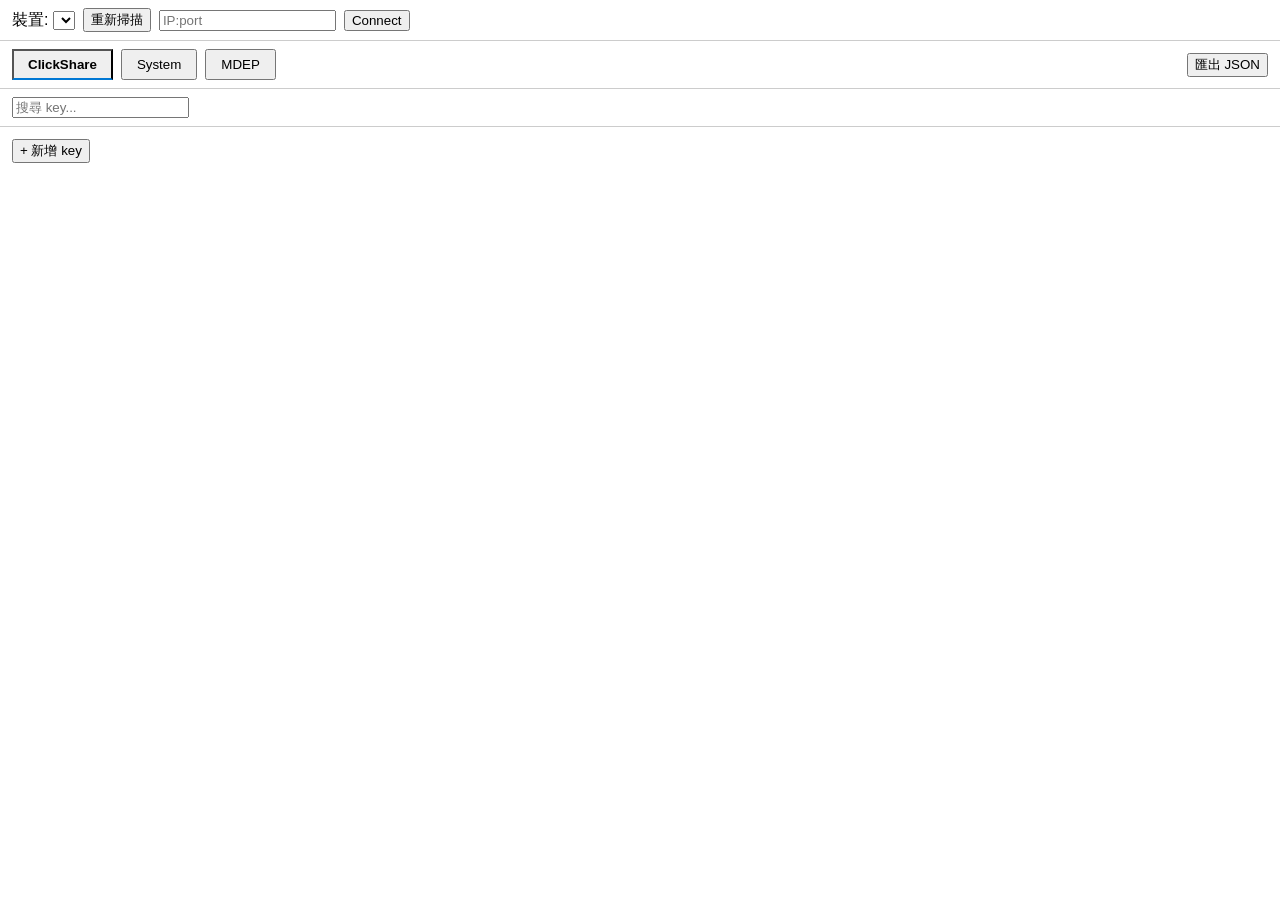
<file: src/wave4-dev-tool/ui/index.html>
<!DOCTYPE html>
<html lang="zh-Hant">
<head>
  <meta charset="UTF-8" />
  <title>Wave4 Dev Tool</title>
  <link rel="stylesheet" href="style.css" />
</head>
<body>
  <div id="toolbar">
    <label>裝置:
      <select id="device-select"></select>
    </label>
    <button id="rescan-btn">重新掃描</button>
    <input id="connect-ip-input" placeholder="IP:port" />
    <button id="connect-ip-btn">Connect</button>
  </div>

  <div id="tabs">
    <button class="tab-btn active" data-domain="clickshare">ClickShare</button>
    <button class="tab-btn" data-domain="system">System</button>
    <button class="tab-btn" data-domain="mdep">MDEP</button>
    <button id="export-btn">匯出 JSON</button>
  </div>

  <div id="search-bar">
    <input id="search-input" placeholder="搜尋 key..." />
  </div>

  <div id="content-area">
    <div id="clickshare-panel" class="panel active">
      <div id="clickshare-tree"></div>
      <button id="add-key-btn">+ 新增 key</button>
    </div>
    <div id="system-panel" class="panel">
      <table id="system-table"><tbody></tbody></table>
    </div>
    <div id="mdep-panel" class="panel">
      <div id="mdep-query">
        <input id="mdep-key-input" placeholder="輸入 MDEP key..." />
        <button id="mdep-query-btn">查詢</button>
      </div>
      <table id="mdep-table"><tbody></tbody></table>
    </div>
  </div>

  <div id="status-banner" class="hidden"></div>

  <script src="app.js"></script>
</body>
</html>
</file>
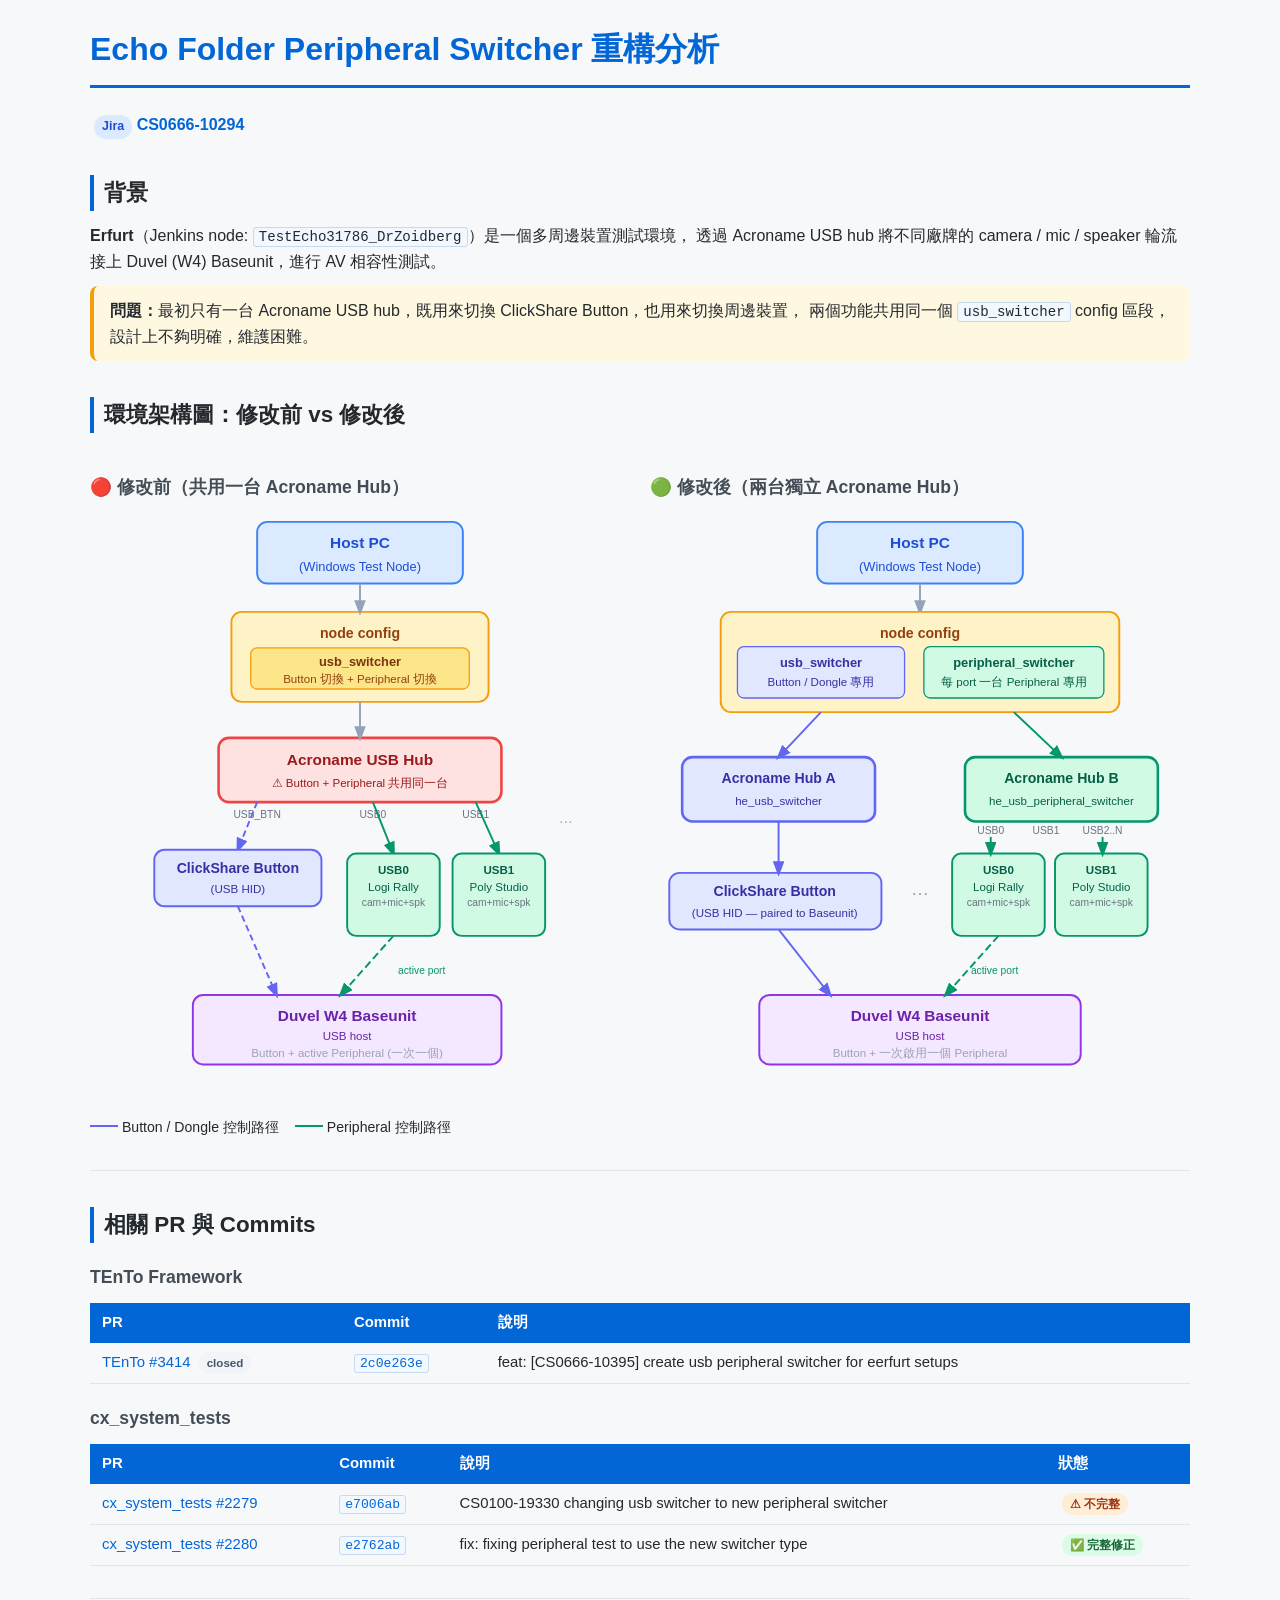
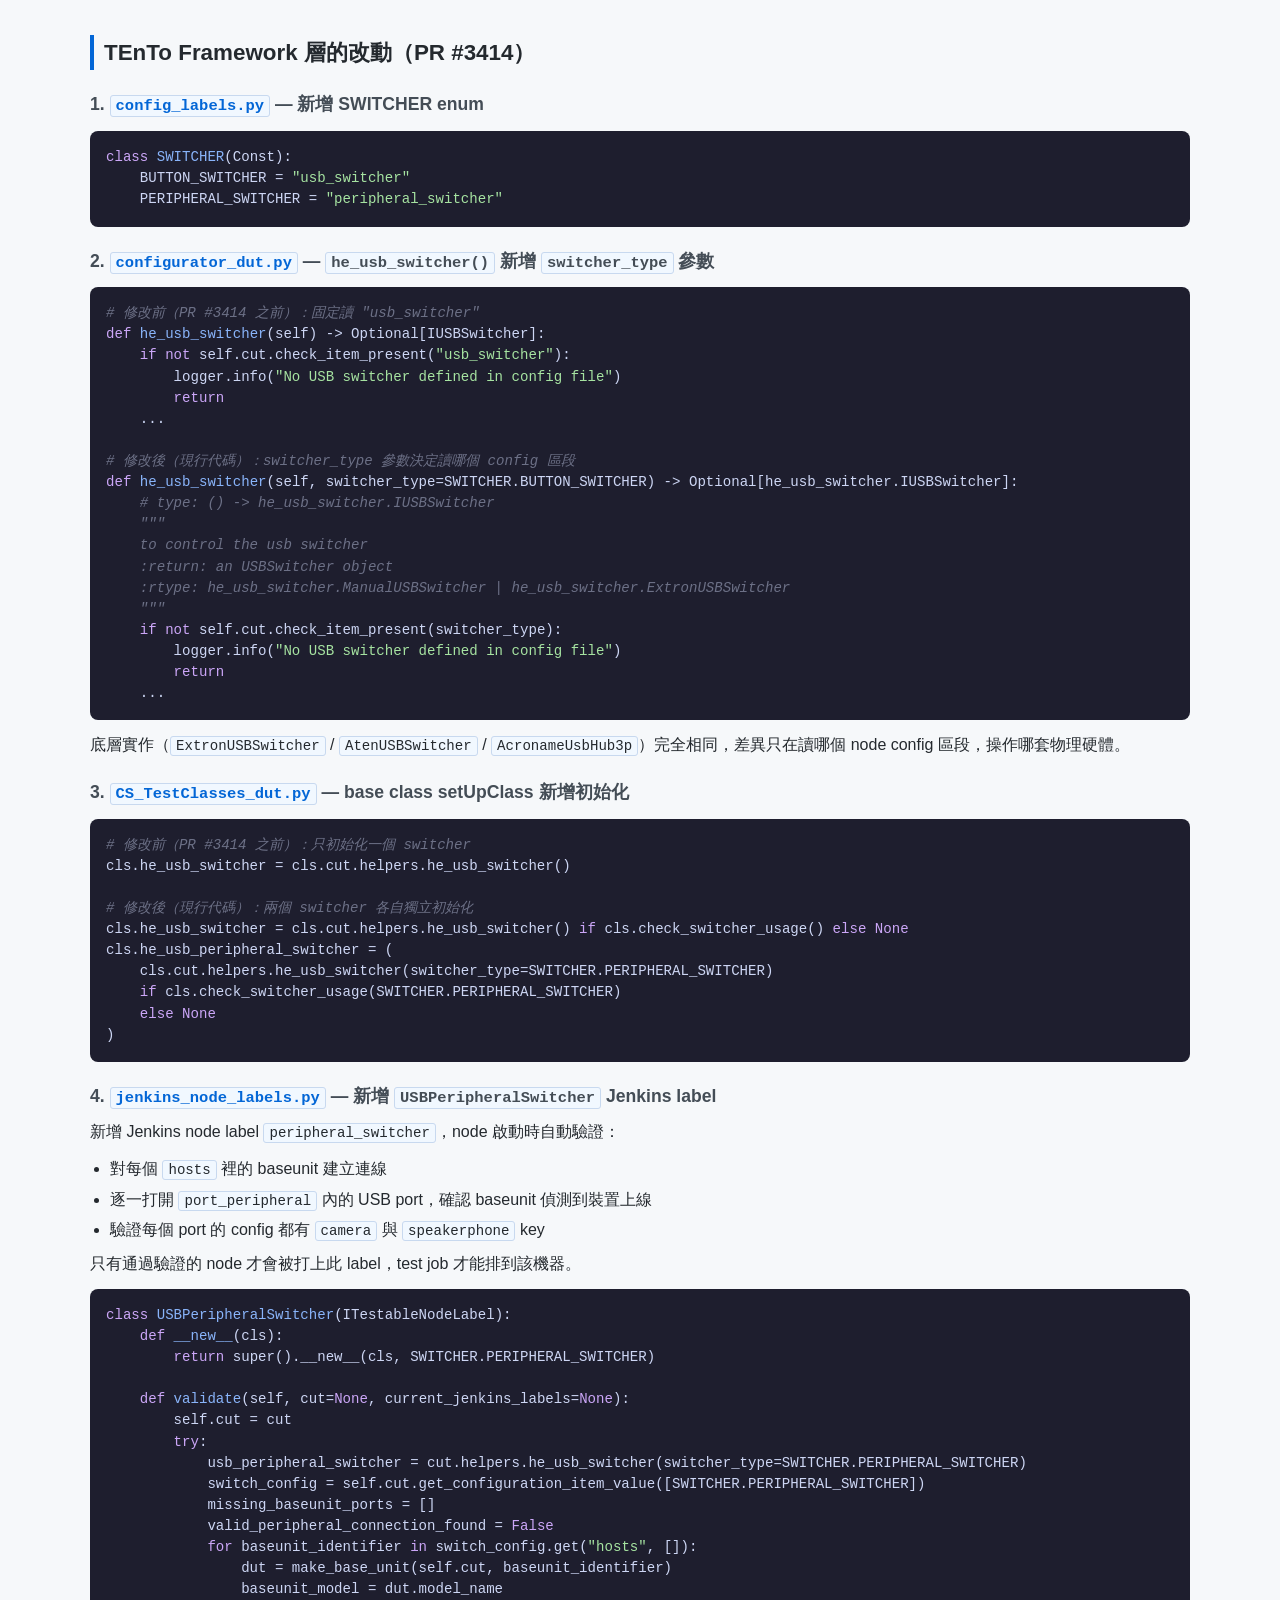
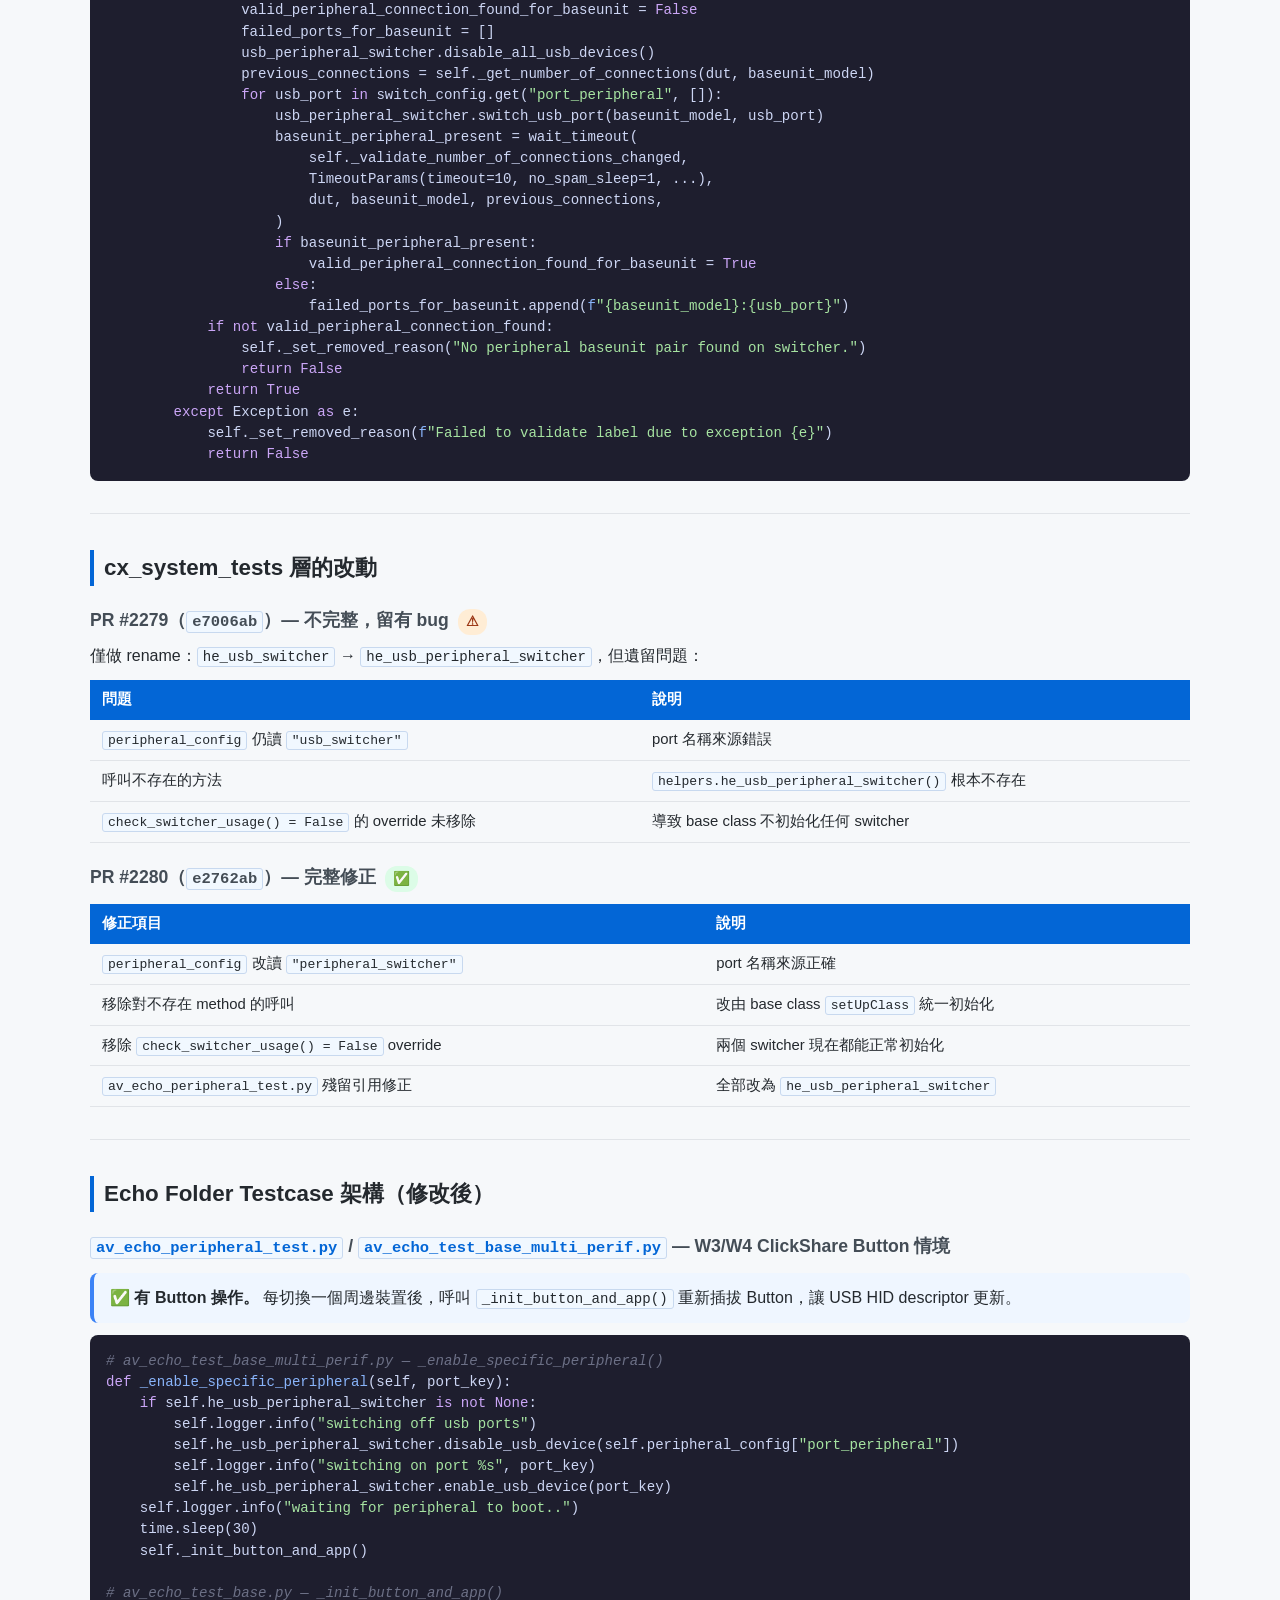
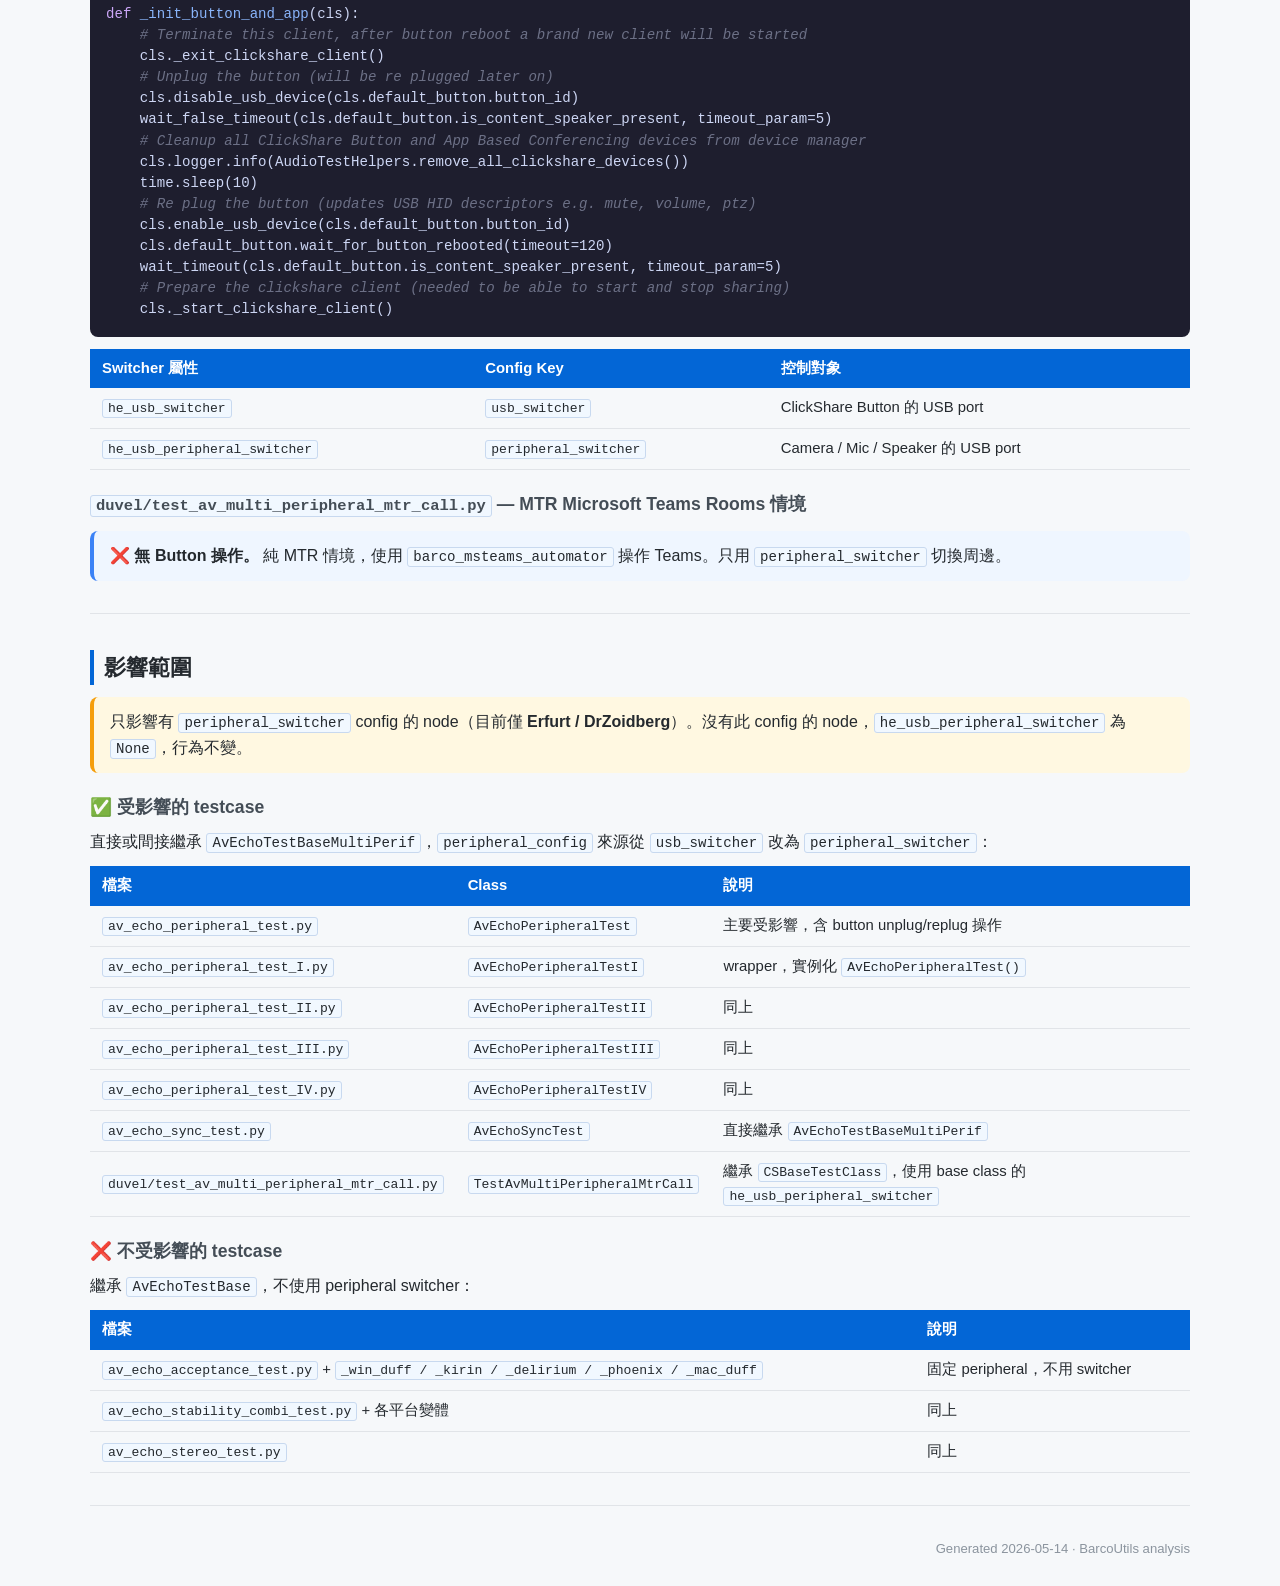
<file: doc/Echo_Erfurt.html>
<!DOCTYPE html>
<html lang="zh-Hant">
<head>
<meta charset="UTF-8">
<meta name="viewport" content="width=device-width, initial-scale=1.0">
<title>Echo Folder Peripheral Switcher 重構分析</title>
<style>
  * { box-sizing: border-box; margin: 0; padding: 0; }
  body { font-family: -apple-system, BlinkMacSystemFont, "Segoe UI", Roboto, sans-serif; background: #f6f8fa; color: #24292e; line-height: 1.6; padding: 24px; }
  .container { max-width: 1100px; margin: 0 auto; }
  h1 { font-size: 2rem; font-weight: 700; border-bottom: 3px solid #0366d6; padding-bottom: 10px; margin-bottom: 24px; color: #0366d6; }
  h2 { font-size: 1.4rem; font-weight: 600; margin: 36px 0 12px; color: #24292e; border-left: 4px solid #0366d6; padding-left: 10px; }
  h3 { font-size: 1.1rem; font-weight: 600; margin: 20px 0 8px; color: #444d56; }
  p { margin-bottom: 10px; }
  a { color: #0366d6; text-decoration: none; }
  a:hover { text-decoration: underline; }
  code { font-family: "SFMono-Regular", Consolas, monospace; background: #f1f8ff; border: 1px solid #c8d9ef; border-radius: 3px; padding: 1px 5px; font-size: 0.88em; }
  pre { background: #1e1e2e; color: #cdd6f4; border-radius: 8px; padding: 16px; overflow-x: auto; margin: 12px 0; font-size: 0.88em; line-height: 1.5; }
  pre code { background: none; border: none; color: inherit; padding: 0; font-size: inherit; }
  .kw { color: #cba6f7; } .cm { color: #6c7086; font-style: italic; } .st { color: #a6e3a1; } .fn { color: #89b4fa; }

  /* Tables */
  table { width: 100%; border-collapse: collapse; margin: 12px 0; font-size: 0.93em; }
  th { background: #0366d6; color: #fff; padding: 8px 12px; text-align: left; }
  td { padding: 8px 12px; border-bottom: 1px solid #e1e4e8; }
  tr:nth-child(even) td { background: #f6f8fa; }
  tr:hover td { background: #f0f4f8; }

  /* Badges */
  .badge { display: inline-block; padding: 2px 8px; border-radius: 12px; font-size: 0.78em; font-weight: 600; margin-left: 4px; }
  .badge-blue { background: #dbeafe; color: #1d4ed8; }
  .badge-green { background: #dcfce7; color: #166534; }
  .badge-red { background: #fee2e2; color: #991b1b; }
  .badge-orange { background: #ffedd5; color: #9a3412; }
  .badge-gray { background: #f1f5f9; color: #475569; }

  /* Alert boxes */
  .alert { border-radius: 8px; padding: 12px 16px; margin: 12px 0; border-left: 4px solid; }
  .alert-warn { background: #fff8e1; border-color: #f59e0b; }
  .alert-info { background: #eff6ff; border-color: #3b82f6; }
  .alert-success { background: #f0fdf4; border-color: #22c55e; }
  .alert-error { background: #fef2f2; border-color: #ef4444; }

  hr { border: none; border-top: 1px solid #e1e4e8; margin: 32px 0; }

  /* Diagram wrapper */
  .diagram-row { display: flex; gap: 20px; margin: 20px 0; flex-wrap: wrap; }
  .diagram-box { flex: 1; min-width: 300px; }

  /* SVG diagrams */
  svg text { font-family: -apple-system, BlinkMacSystemFont, "Segoe UI", Roboto, sans-serif; }
</style>
</head>
<body>
<div class="container">

<h1>Echo Folder Peripheral Switcher 重構分析</h1>
<p style="margin-bottom:20px;">
  <span class="badge badge-blue">Jira</span>
  <a href="https://barco-nv.atlassian.net/browse/CS0666-10294" target="_blank"><strong>CS0666-10294</strong></a>
</p>

<!-- ═══════════════════════════════════════════════════════ BACKGROUND -->
<h2>背景</h2>
<p>
  <strong>Erfurt</strong>（Jenkins node: <code>TestEcho31786_DrZoidberg</code>）是一個多周邊裝置測試環境，
  透過 Acroname USB hub 將不同廠牌的 camera / mic / speaker 輪流接上 Duvel (W4) Baseunit，進行 AV 相容性測試。
</p>
<div class="alert alert-warn">
  <strong>問題：</strong>最初只有一台 Acroname USB hub，既用來切換 ClickShare Button，也用來切換周邊裝置，
  兩個功能共用同一個 <code>usb_switcher</code> config 區段，設計上不夠明確，維護困難。
</div>

<!-- ═══════════════════════════════════════════════════════ DIAGRAMS -->
<h2>環境架構圖：修改前 vs 修改後</h2>
<div class="diagram-row">

  <!-- OLD -->
  <div class="diagram-box">
    <h3>🔴 修改前（共用一台 Acroname Hub）</h3>
    <svg width="100%" viewBox="0 0 420 450" xmlns="http://www.w3.org/2000/svg">
      <defs>
        <marker id="arr" markerWidth="8" markerHeight="8" refX="6" refY="3" orient="auto"><path d="M0,0 L0,6 L8,3 z" fill="#94a3b8"/></marker>
        <marker id="arr2" markerWidth="8" markerHeight="8" refX="6" refY="3" orient="auto"><path d="M0,0 L0,6 L8,3 z" fill="#6366f1"/></marker>
        <marker id="arr3" markerWidth="8" markerHeight="8" refX="6" refY="3" orient="auto"><path d="M0,0 L0,6 L8,3 z" fill="#059669"/></marker>
      </defs>

      <!-- Host PC -->
      <rect x="130" y="10" width="160" height="48" rx="8" fill="#dbeafe" stroke="#3b82f6" stroke-width="1.5"/>
      <text x="210" y="30" text-anchor="middle" font-size="12" font-weight="600" fill="#1d4ed8">Host PC</text>
      <text x="210" y="48" text-anchor="middle" font-size="10" fill="#1d4ed8">(Windows Test Node)</text>

      <!-- Node Config -->
      <rect x="110" y="80" width="200" height="70" rx="8" fill="#fef3c7" stroke="#f59e0b" stroke-width="1.5"/>
      <text x="210" y="100" text-anchor="middle" font-size="11" font-weight="600" fill="#92400e">node config</text>
      <rect x="125" y="108" width="170" height="32" rx="5" fill="#fde68a" stroke="#f59e0b" stroke-width="1"/>
      <text x="210" y="122" text-anchor="middle" font-size="10" font-weight="700" fill="#78350f">usb_switcher</text>
      <text x="210" y="135" text-anchor="middle" font-size="9" fill="#92400e">Button 切換 + Peripheral 切換</text>
      <line x1="210" y1="58" x2="210" y2="80" stroke="#94a3b8" stroke-width="1.5" marker-end="url(#arr)"/>

      <!-- Acroname Hub (shared) -->
      <rect x="100" y="178" width="220" height="50" rx="8" fill="#fee2e2" stroke="#ef4444" stroke-width="2"/>
      <text x="210" y="199" text-anchor="middle" font-size="12" font-weight="700" fill="#991b1b">Acroname USB Hub</text>
      <text x="210" y="216" text-anchor="middle" font-size="9" fill="#991b1b">⚠ Button + Peripheral 共用同一台</text>
      <line x1="210" y1="150" x2="210" y2="178" stroke="#94a3b8" stroke-width="1.5" marker-end="url(#arr)"/>

      <!-- Port labels on hub -->
      <text x="130" y="240" text-anchor="middle" font-size="8" fill="#6b7280">USB_BTN</text>
      <text x="220" y="240" text-anchor="middle" font-size="8" fill="#6b7280">USB0</text>
      <text x="300" y="240" text-anchor="middle" font-size="8" fill="#6b7280">USB1</text>
      <text x="370" y="244" text-anchor="middle" font-size="11" fill="#9ca3af">…</text>

      <!-- Hub -> Button -->
      <line x1="130" y1="228" x2="115" y2="265" stroke="#6366f1" stroke-width="1.5" stroke-dasharray="5,3" marker-end="url(#arr2)"/>
      <!-- Hub -> USB0 -->
      <line x1="220" y1="228" x2="236" y2="268" stroke="#059669" stroke-width="1.5" marker-end="url(#arr3)"/>
      <!-- Hub -> USB1 -->
      <line x1="300" y1="228" x2="318" y2="268" stroke="#059669" stroke-width="1.5" marker-end="url(#arr3)"/>

      <!-- ClickShare Button -->
      <rect x="50" y="265" width="130" height="44" rx="8" fill="#e0e7ff" stroke="#6366f1" stroke-width="1.5"/>
      <text x="115" y="283" text-anchor="middle" font-size="11" font-weight="600" fill="#3730a3">ClickShare Button</text>
      <text x="115" y="299" text-anchor="middle" font-size="9" fill="#3730a3">(USB HID)</text>

      <!-- Peripheral USB0 — Logi Rally -->
      <rect x="200" y="268" width="72" height="64" rx="7" fill="#d1fae5" stroke="#059669" stroke-width="1.5"/>
      <text x="236" y="284" text-anchor="middle" font-size="9" font-weight="700" fill="#065f46">USB0</text>
      <text x="236" y="297" text-anchor="middle" font-size="9" fill="#065f46">Logi Rally</text>
      <text x="236" y="309" text-anchor="middle" font-size="8" fill="#6b7280">cam+mic+spk</text>

      <!-- Peripheral USB1 — Poly Studio -->
      <rect x="282" y="268" width="72" height="64" rx="7" fill="#d1fae5" stroke="#059669" stroke-width="1.5"/>
      <text x="318" y="284" text-anchor="middle" font-size="9" font-weight="700" fill="#065f46">USB1</text>
      <text x="318" y="297" text-anchor="middle" font-size="9" fill="#065f46">Poly Studio</text>
      <text x="318" y="309" text-anchor="middle" font-size="8" fill="#6b7280">cam+mic+spk</text>

      <!-- Duvel Baseunit -->
      <rect x="80" y="378" width="240" height="54" rx="8" fill="#f3e8ff" stroke="#9333ea" stroke-width="1.5"/>
      <text x="200" y="398" text-anchor="middle" font-size="12" font-weight="600" fill="#6b21a8">Duvel W4 Baseunit</text>
      <text x="200" y="413" text-anchor="middle" font-size="9" fill="#6b21a8">USB host</text>
      <text x="200" y="426" text-anchor="middle" font-size="9" fill="#9ca3af">Button + active Peripheral (一次一個)</text>

      <!-- Button -> Duvel -->
      <line x1="115" y1="309" x2="145" y2="378" stroke="#6366f1" stroke-width="1.5" stroke-dasharray="5,3" marker-end="url(#arr2)"/>
      <!-- Active Peripheral -> Duvel (only one at a time) -->
      <line x1="236" y1="332" x2="195" y2="378" stroke="#059669" stroke-width="1.5" stroke-dasharray="6,3" marker-end="url(#arr3)"/>
      <text x="258" y="362" text-anchor="middle" font-size="8" fill="#059669">active port</text>
    </svg>
  </div>

  <!-- NEW -->
  <div class="diagram-box">
    <h3>🟢 修改後（兩台獨立 Acroname Hub）</h3>
    <svg width="100%" viewBox="0 0 420 450" xmlns="http://www.w3.org/2000/svg">
      <defs>
        <marker id="arrN" markerWidth="8" markerHeight="8" refX="6" refY="3" orient="auto"><path d="M0,0 L0,6 L8,3 z" fill="#94a3b8"/></marker>
        <marker id="arrB" markerWidth="8" markerHeight="8" refX="6" refY="3" orient="auto"><path d="M0,0 L0,6 L8,3 z" fill="#6366f1"/></marker>
        <marker id="arrP" markerWidth="8" markerHeight="8" refX="6" refY="3" orient="auto"><path d="M0,0 L0,6 L8,3 z" fill="#059669"/></marker>
      </defs>

      <!-- Host PC -->
      <rect x="130" y="10" width="160" height="48" rx="8" fill="#dbeafe" stroke="#3b82f6" stroke-width="1.5"/>
      <text x="210" y="30" text-anchor="middle" font-size="12" font-weight="600" fill="#1d4ed8">Host PC</text>
      <text x="210" y="48" text-anchor="middle" font-size="10" fill="#1d4ed8">(Windows Test Node)</text>
      <line x1="210" y1="58" x2="210" y2="80" stroke="#94a3b8" stroke-width="1.5" marker-end="url(#arrN)"/>

      <!-- Node Config box -->
      <rect x="55" y="80" width="310" height="78" rx="8" fill="#fef3c7" stroke="#f59e0b" stroke-width="1.5"/>
      <text x="210" y="100" text-anchor="middle" font-size="11" font-weight="600" fill="#92400e">node config</text>
      <rect x="68" y="107" width="130" height="40" rx="5" fill="#e0e7ff" stroke="#6366f1" stroke-width="1"/>
      <text x="133" y="123" text-anchor="middle" font-size="10" font-weight="700" fill="#3730a3">usb_switcher</text>
      <text x="133" y="138" text-anchor="middle" font-size="9" fill="#3730a3">Button / Dongle 專用</text>
      <rect x="213" y="107" width="140" height="40" rx="5" fill="#d1fae5" stroke="#059669" stroke-width="1"/>
      <text x="283" y="123" text-anchor="middle" font-size="10" font-weight="700" fill="#065f46">peripheral_switcher</text>
      <text x="283" y="138" text-anchor="middle" font-size="9" fill="#065f46">每 port 一台 Peripheral 專用</text>

      <!-- Button Hub -->
      <rect x="25" y="193" width="150" height="50" rx="8" fill="#e0e7ff" stroke="#6366f1" stroke-width="2"/>
      <text x="100" y="213" text-anchor="middle" font-size="11" font-weight="700" fill="#3730a3">Acroname Hub A</text>
      <text x="100" y="230" text-anchor="middle" font-size="9" fill="#3730a3">he_usb_switcher</text>
      <line x1="133" y1="158" x2="100" y2="193" stroke="#6366f1" stroke-width="1.5" marker-end="url(#arrB)"/>

      <!-- Peripheral Hub -->
      <rect x="245" y="193" width="150" height="50" rx="8" fill="#d1fae5" stroke="#059669" stroke-width="2"/>
      <text x="320" y="213" text-anchor="middle" font-size="11" font-weight="700" fill="#065f46">Acroname Hub B</text>
      <text x="320" y="230" text-anchor="middle" font-size="9" fill="#065f46">he_usb_peripheral_switcher</text>
      <line x1="283" y1="158" x2="320" y2="193" stroke="#059669" stroke-width="1.5" marker-end="url(#arrP)"/>

      <!-- Port label on hub B -->
      <text x="265" y="253" text-anchor="middle" font-size="8" fill="#6b7280">USB0</text>
      <text x="308" y="253" text-anchor="middle" font-size="8" fill="#6b7280">USB1</text>
      <text x="352" y="253" text-anchor="middle" font-size="8" fill="#6b7280">USB2..N</text>

      <!-- ClickShare Button -->
      <rect x="15" y="283" width="165" height="44" rx="8" fill="#e0e7ff" stroke="#6366f1" stroke-width="1.5"/>
      <text x="97" y="301" text-anchor="middle" font-size="11" font-weight="600" fill="#3730a3">ClickShare Button</text>
      <text x="97" y="317" text-anchor="middle" font-size="9" fill="#3730a3">(USB HID — paired to Baseunit)</text>
      <line x1="100" y1="243" x2="100" y2="283" stroke="#6366f1" stroke-width="1.5" marker-end="url(#arrB)"/>

      <!-- Peripheral USB0 — Logi Rally -->
      <rect x="235" y="268" width="72" height="64" rx="7" fill="#d1fae5" stroke="#059669" stroke-width="1.5"/>
      <text x="271" y="284" text-anchor="middle" font-size="9" font-weight="700" fill="#065f46">USB0</text>
      <text x="271" y="297" text-anchor="middle" font-size="9" fill="#065f46">Logi Rally</text>
      <text x="271" y="309" text-anchor="middle" font-size="8" fill="#6b7280">cam+mic+spk</text>
      <line x1="265" y1="255" x2="265" y2="268" stroke="#059669" stroke-width="1.5" marker-end="url(#arrP)"/>

      <!-- Peripheral USB1 — Poly Studio -->
      <rect x="315" y="268" width="72" height="64" rx="7" fill="#d1fae5" stroke="#059669" stroke-width="1.5"/>
      <text x="351" y="284" text-anchor="middle" font-size="9" font-weight="700" fill="#065f46">USB1</text>
      <text x="351" y="297" text-anchor="middle" font-size="9" fill="#065f46">Poly Studio</text>
      <text x="351" y="309" text-anchor="middle" font-size="8" fill="#6b7280">cam+mic+spk</text>
      <!-- dots for more ports -->
      <text x="210" y="300" text-anchor="middle" font-size="14" fill="#9ca3af">…</text>
      <line x1="352" y1="255" x2="352" y2="268" stroke="#059669" stroke-width="1.5" marker-end="url(#arrP)"/>

      <!-- Duvel Baseunit -->
      <rect x="85" y="378" width="250" height="54" rx="8" fill="#f3e8ff" stroke="#9333ea" stroke-width="1.5"/>
      <text x="210" y="398" text-anchor="middle" font-size="12" font-weight="600" fill="#6b21a8">Duvel W4 Baseunit</text>
      <text x="210" y="413" text-anchor="middle" font-size="9" fill="#6b21a8">USB host</text>
      <text x="210" y="426" text-anchor="middle" font-size="9" fill="#9ca3af">Button + 一次啟用一個 Peripheral</text>

      <!-- Button -> Duvel -->
      <line x1="100" y1="327" x2="140" y2="378" stroke="#6366f1" stroke-width="1.5" marker-end="url(#arrB)"/>
      <!-- Active Peripheral -> Duvel (only one at a time) -->
      <line x1="271" y1="332" x2="230" y2="378" stroke="#059669" stroke-width="1.5" stroke-dasharray="6,3" marker-end="url(#arrP)"/>
      <text x="268" y="362" text-anchor="middle" font-size="8" fill="#059669">active port</text>
    </svg>
  </div>
</div>

<!-- Legend -->
<div style="display:flex; gap:16px; flex-wrap:wrap; font-size:0.88em; margin-bottom:8px;">
  <span><svg width="28" height="12"><line x1="0" y1="6" x2="28" y2="6" stroke="#6366f1" stroke-width="2"/></svg> Button / Dongle 控制路徑</span>
  <span><svg width="28" height="12"><line x1="0" y1="6" x2="28" y2="6" stroke="#059669" stroke-width="2"/></svg> Peripheral 控制路徑</span>
</div>

<hr>

<!-- ═══════════════════════════════════════════════════════ PRS -->
<h2>相關 PR 與 Commits</h2>

<h3>TEnTo Framework</h3>
<table>
  <tr><th>PR</th><th>Commit</th><th>說明</th></tr>
  <tr>
    <td><a href="https://github.com/barcoclickshare/TEnTo/pull/3414">TEnTo #3414</a> <span class="badge badge-gray">closed</span></td>
    <td><a href="https://github.com/barcoclickshare/TEnTo/commit/2c0e263e"><code>2c0e263e</code></a></td>
    <td>feat: [CS0666-10395] create usb peripheral switcher for eerfurt setups</td>
  </tr>
</table>

<h3>cx_system_tests</h3>
<table>
  <tr><th>PR</th><th>Commit</th><th>說明</th><th>狀態</th></tr>
  <tr>
    <td><a href="https://github.com/barcoclickshare/cx_system_tests/pull/2279">cx_system_tests #2279</a></td>
    <td><a href="https://github.com/barcoclickshare/cx_system_tests/commit/e7006ab012d8211ef48d247fb9a8ee2214b03953"><code>e7006ab</code></a></td>
    <td>CS0100-19330 changing usb switcher to new peripheral switcher</td>
    <td><span class="badge badge-orange">⚠ 不完整</span></td>
  </tr>
  <tr>
    <td><a href="https://github.com/barcoclickshare/cx_system_tests/pull/2280">cx_system_tests #2280</a></td>
    <td><a href="https://github.com/barcoclickshare/cx_system_tests/commit/e2762ab95d922cf874050b2f19875c3dfbf053f4"><code>e2762ab</code></a></td>
    <td>fix: fixing peripheral test to use the new switcher type</td>
    <td><span class="badge badge-green">✅ 完整修正</span></td>
  </tr>
</table>

<hr>

<!-- ═══════════════════════════════════════════════════════ TENTO -->
<h2>TEnTo Framework 層的改動（PR #3414）</h2>

<h3>1. <a href="https://github.com/barcoclickshare/TEnTo/blob/master/TEnTo/configurator/config_labels.py" target="_blank"><code>config_labels.py</code></a> — 新增 SWITCHER enum</h3>
<pre><code><span class="kw">class</span> <span class="fn">SWITCHER</span>(Const):
    BUTTON_SWITCHER = <span class="st">"usb_switcher"</span>
    PERIPHERAL_SWITCHER = <span class="st">"peripheral_switcher"</span></code></pre>

<h3>2. <a href="https://github.com/barcoclickshare/TEnTo/blob/master/TEnTo/configurator/configurator_dut.py" target="_blank"><code>configurator_dut.py</code></a> — <code>he_usb_switcher()</code> 新增 <code>switcher_type</code> 參數</h3>
<pre><code><span class="cm"># 修改前（PR #3414 之前）：固定讀 "usb_switcher"</span>
<span class="kw">def</span> <span class="fn">he_usb_switcher</span>(self) -&gt; Optional[IUSBSwitcher]:
    <span class="kw">if not</span> self.cut.check_item_present(<span class="st">"usb_switcher"</span>):
        logger.info(<span class="st">"No USB switcher defined in config file"</span>)
        <span class="kw">return</span>
    ...

<span class="cm"># 修改後（現行代碼）：switcher_type 參數決定讀哪個 config 區段</span>
<span class="kw">def</span> <span class="fn">he_usb_switcher</span>(self, switcher_type=SWITCHER.BUTTON_SWITCHER) -&gt; Optional[he_usb_switcher.IUSBSwitcher]:
    <span class="cm"># type: () -&gt; he_usb_switcher.IUSBSwitcher</span>
    <span class="cm">"""</span>
    <span class="cm">to control the usb switcher</span>
    <span class="cm">:return: an USBSwitcher object</span>
    <span class="cm">:rtype: he_usb_switcher.ManualUSBSwitcher | he_usb_switcher.ExtronUSBSwitcher</span>
    <span class="cm">"""</span>
    <span class="kw">if not</span> self.cut.check_item_present(switcher_type):
        logger.info(<span class="st">"No USB switcher defined in config file"</span>)
        <span class="kw">return</span>
    ...</code></pre>
<p>底層實作（<code>ExtronUSBSwitcher</code> / <code>AtenUSBSwitcher</code> / <code>AcronameUsbHub3p</code>）完全相同，差異只在讀哪個 node config 區段，操作哪套物理硬體。</p>

<h3>3. <a href="https://github.com/barcoclickshare/TEnTo/blob/master/TEnTo/CS_TestClasses_dut.py" target="_blank"><code>CS_TestClasses_dut.py</code></a> — base class setUpClass 新增初始化</h3>
<pre><code><span class="cm"># 修改前（PR #3414 之前）：只初始化一個 switcher</span>
cls.he_usb_switcher = cls.cut.helpers.he_usb_switcher()

<span class="cm"># 修改後（現行代碼）：兩個 switcher 各自獨立初始化</span>
cls.he_usb_switcher = cls.cut.helpers.he_usb_switcher() <span class="kw">if</span> cls.check_switcher_usage() <span class="kw">else</span> <span class="kw">None</span>
cls.he_usb_peripheral_switcher = (
    cls.cut.helpers.he_usb_switcher(switcher_type=SWITCHER.PERIPHERAL_SWITCHER)
    <span class="kw">if</span> cls.check_switcher_usage(SWITCHER.PERIPHERAL_SWITCHER)
    <span class="kw">else</span> <span class="kw">None</span>
)</code></pre>

<h3>4. <a href="https://github.com/barcoclickshare/TEnTo/blob/master/TEnTo/configurator/jenkins_node_labels.py" target="_blank"><code>jenkins_node_labels.py</code></a> — 新增 <code>USBPeripheralSwitcher</code> Jenkins label</h3>
<p>新增 Jenkins node label <code>peripheral_switcher</code>，node 啟動時自動驗證：</p>
<ul style="margin: 6px 0 6px 20px; line-height:1.9;">
  <li>對每個 <code>hosts</code> 裡的 baseunit 建立連線</li>
  <li>逐一打開 <code>port_peripheral</code> 內的 USB port，確認 baseunit 偵測到裝置上線</li>
  <li>驗證每個 port 的 config 都有 <code>camera</code> 與 <code>speakerphone</code> key</li>
</ul>
<p>只有通過驗證的 node 才會被打上此 label，test job 才能排到該機器。</p>
<pre><code><span class="kw">class</span> <span class="fn">USBPeripheralSwitcher</span>(ITestableNodeLabel):
    <span class="kw">def</span> <span class="fn">__new__</span>(cls):
        <span class="kw">return</span> super().__new__(cls, SWITCHER.PERIPHERAL_SWITCHER)

    <span class="kw">def</span> <span class="fn">validate</span>(self, cut=<span class="kw">None</span>, current_jenkins_labels=<span class="kw">None</span>):
        self.cut = cut
        <span class="kw">try</span>:
            usb_peripheral_switcher = cut.helpers.he_usb_switcher(switcher_type=SWITCHER.PERIPHERAL_SWITCHER)
            switch_config = self.cut.get_configuration_item_value([SWITCHER.PERIPHERAL_SWITCHER])
            missing_baseunit_ports = []
            valid_peripheral_connection_found = <span class="kw">False</span>
            <span class="kw">for</span> baseunit_identifier <span class="kw">in</span> switch_config.get(<span class="st">"hosts"</span>, []):
                dut = make_base_unit(self.cut, baseunit_identifier)
                baseunit_model = dut.model_name
                valid_peripheral_connection_found_for_baseunit = <span class="kw">False</span>
                failed_ports_for_baseunit = []
                usb_peripheral_switcher.disable_all_usb_devices()
                previous_connections = self._get_number_of_connections(dut, baseunit_model)
                <span class="kw">for</span> usb_port <span class="kw">in</span> switch_config.get(<span class="st">"port_peripheral"</span>, []):
                    usb_peripheral_switcher.switch_usb_port(baseunit_model, usb_port)
                    baseunit_peripheral_present = wait_timeout(
                        self._validate_number_of_connections_changed,
                        TimeoutParams(timeout=10, no_spam_sleep=1, ...),
                        dut, baseunit_model, previous_connections,
                    )
                    <span class="kw">if</span> baseunit_peripheral_present:
                        valid_peripheral_connection_found_for_baseunit = <span class="kw">True</span>
                    <span class="kw">else</span>:
                        failed_ports_for_baseunit.append(<span class="fn">f</span><span class="st">"{baseunit_model}:{usb_port}"</span>)
            <span class="kw">if not</span> valid_peripheral_connection_found:
                self._set_removed_reason(<span class="st">"No peripheral baseunit pair found on switcher."</span>)
                <span class="kw">return False</span>
            <span class="kw">return True</span>
        <span class="kw">except</span> Exception <span class="kw">as</span> e:
            self._set_removed_reason(<span class="fn">f</span><span class="st">"Failed to validate label due to exception {e}"</span>)
            <span class="kw">return False</span></code></pre>

<hr>

<!-- ═══════════════════════════════════════════════════════ CX -->
<h2>cx_system_tests 層的改動</h2>

<h3>PR #2279（<code>e7006ab</code>）— 不完整，留有 bug <span class="badge badge-orange">⚠</span></h3>
<p>僅做 rename：<code>he_usb_switcher</code> → <code>he_usb_peripheral_switcher</code>，但遺留問題：</p>
<table>
  <tr><th>問題</th><th>說明</th></tr>
  <tr><td><code>peripheral_config</code> 仍讀 <code>"usb_switcher"</code></td><td>port 名稱來源錯誤</td></tr>
  <tr><td>呼叫不存在的方法</td><td><code>helpers.he_usb_peripheral_switcher()</code> 根本不存在</td></tr>
  <tr><td><code>check_switcher_usage() = False</code> 的 override 未移除</td><td>導致 base class 不初始化任何 switcher</td></tr>
</table>

<h3>PR #2280（<code>e2762ab</code>）— 完整修正 <span class="badge badge-green">✅</span></h3>
<table>
  <tr><th>修正項目</th><th>說明</th></tr>
  <tr><td><code>peripheral_config</code> 改讀 <code>"peripheral_switcher"</code></td><td>port 名稱來源正確</td></tr>
  <tr><td>移除對不存在 method 的呼叫</td><td>改由 base class <code>setUpClass</code> 統一初始化</td></tr>
  <tr><td>移除 <code>check_switcher_usage() = False</code> override</td><td>兩個 switcher 現在都能正常初始化</td></tr>
  <tr><td><code>av_echo_peripheral_test.py</code> 殘留引用修正</td><td>全部改為 <code>he_usb_peripheral_switcher</code></td></tr>
</table>

<hr>

<!-- ═══════════════════════════════════════════════════════ TESTCASE ARCH -->
<h2>Echo Folder Testcase 架構（修改後）</h2>

<h3><a href="https://github.com/barcoclickshare/cx_system_tests/blob/master/_personal_tests/echo/av_echo_peripheral_test.py" target="_blank"><code>av_echo_peripheral_test.py</code></a> / <a href="https://github.com/barcoclickshare/cx_system_tests/blob/master/_personal_tests/echo/av_echo_test_base_multi_perif.py" target="_blank"><code>av_echo_test_base_multi_perif.py</code></a> — W3/W4 ClickShare Button 情境</h3>
<div class="alert alert-info"><strong>✅ 有 Button 操作。</strong> 每切換一個周邊裝置後，呼叫 <code>_init_button_and_app()</code> 重新插拔 Button，讓 USB HID descriptor 更新。</div>
<pre><code><span class="cm"># av_echo_test_base_multi_perif.py — _enable_specific_peripheral()</span>
<span class="kw">def</span> <span class="fn">_enable_specific_peripheral</span>(self, port_key):
    <span class="kw">if</span> self.he_usb_peripheral_switcher <span class="kw">is not None</span>:
        self.logger.info(<span class="st">"switching off usb ports"</span>)
        self.he_usb_peripheral_switcher.disable_usb_device(self.peripheral_config[<span class="st">"port_peripheral"</span>])
        self.logger.info(<span class="st">"switching on port %s"</span>, port_key)
        self.he_usb_peripheral_switcher.enable_usb_device(port_key)
    self.logger.info(<span class="st">"waiting for peripheral to boot.."</span>)
    time.sleep(30)
    self._init_button_and_app()

<span class="cm"># av_echo_test_base.py — _init_button_and_app()</span>
<span class="kw">def</span> <span class="fn">_init_button_and_app</span>(cls):
    <span class="cm"># Terminate this client, after button reboot a brand new client will be started</span>
    cls._exit_clickshare_client()
    <span class="cm"># Unplug the button (will be re plugged later on)</span>
    cls.disable_usb_device(cls.default_button.button_id)
    wait_false_timeout(cls.default_button.is_content_speaker_present, timeout_param=5)
    <span class="cm"># Cleanup all ClickShare Button and App Based Conferencing devices from device manager</span>
    cls.logger.info(AudioTestHelpers.remove_all_clickshare_devices())
    time.sleep(10)
    <span class="cm"># Re plug the button (updates USB HID descriptors e.g. mute, volume, ptz)</span>
    cls.enable_usb_device(cls.default_button.button_id)
    cls.default_button.wait_for_button_rebooted(timeout=120)
    wait_timeout(cls.default_button.is_content_speaker_present, timeout_param=5)
    <span class="cm"># Prepare the clickshare client (needed to be able to start and stop sharing)</span>
    cls._start_clickshare_client()</code></pre>
<table>
  <tr><th>Switcher 屬性</th><th>Config Key</th><th>控制對象</th></tr>
  <tr><td><code>he_usb_switcher</code></td><td><code>usb_switcher</code></td><td>ClickShare Button 的 USB port</td></tr>
  <tr><td><code>he_usb_peripheral_switcher</code></td><td><code>peripheral_switcher</code></td><td>Camera / Mic / Speaker 的 USB port</td></tr>
</table>

<h3><code>duvel/test_av_multi_peripheral_mtr_call.py</code> — MTR Microsoft Teams Rooms 情境</h3>
<div class="alert alert-info"><strong>❌ 無 Button 操作。</strong> 純 MTR 情境，使用 <code>barco_msteams_automator</code> 操作 Teams。只用 <code>peripheral_switcher</code> 切換周邊。</div>

<hr>

<!-- ═══════════════════════════════════════════════════════ IMPACT -->
<h2>影響範圍</h2>
<div class="alert alert-warn">只影響有 <code>peripheral_switcher</code> config 的 node（目前僅 <strong>Erfurt / DrZoidberg</strong>）。沒有此 config 的 node，<code>he_usb_peripheral_switcher</code> 為 <code>None</code>，行為不變。</div>

<h3>✅ 受影響的 testcase</h3>
<p>直接或間接繼承 <code>AvEchoTestBaseMultiPerif</code>，<code>peripheral_config</code> 來源從 <code>usb_switcher</code> 改為 <code>peripheral_switcher</code>：</p>
<table>
  <tr><th>檔案</th><th>Class</th><th>說明</th></tr>
  <tr><td><code>av_echo_peripheral_test.py</code></td><td><code>AvEchoPeripheralTest</code></td><td>主要受影響，含 button unplug/replug 操作</td></tr>
  <tr><td><code>av_echo_peripheral_test_I.py</code></td><td><code>AvEchoPeripheralTestI</code></td><td>wrapper，實例化 <code>AvEchoPeripheralTest()</code></td></tr>
  <tr><td><code>av_echo_peripheral_test_II.py</code></td><td><code>AvEchoPeripheralTestII</code></td><td>同上</td></tr>
  <tr><td><code>av_echo_peripheral_test_III.py</code></td><td><code>AvEchoPeripheralTestIII</code></td><td>同上</td></tr>
  <tr><td><code>av_echo_peripheral_test_IV.py</code></td><td><code>AvEchoPeripheralTestIV</code></td><td>同上</td></tr>
  <tr><td><code>av_echo_sync_test.py</code></td><td><code>AvEchoSyncTest</code></td><td>直接繼承 <code>AvEchoTestBaseMultiPerif</code></td></tr>
  <tr><td><code>duvel/test_av_multi_peripheral_mtr_call.py</code></td><td><code>TestAvMultiPeripheralMtrCall</code></td><td>繼承 <code>CSBaseTestClass</code>，使用 base class 的 <code>he_usb_peripheral_switcher</code></td></tr>
</table>

<h3>❌ 不受影響的 testcase</h3>
<p>繼承 <code>AvEchoTestBase</code>，不使用 peripheral switcher：</p>
<table>
  <tr><th>檔案</th><th>說明</th></tr>
  <tr><td><code>av_echo_acceptance_test.py</code> + <code>_win_duff / _kirin / _delirium / _phoenix / _mac_duff</code></td><td>固定 peripheral，不用 switcher</td></tr>
  <tr><td><code>av_echo_stability_combi_test.py</code> + 各平台變體</td><td>同上</td></tr>
  <tr><td><code>av_echo_stereo_test.py</code></td><td>同上</td></tr>
</table>

<hr>
<p style="color:#8b949e; font-size:0.82em; text-align:right;">Generated 2026-05-14 · BarcoUtils analysis</p>
</div>
</body>
</html>
</file>
<file: src/wave4-dev-tool/ui/style.css>
body {
  font-family: "Segoe UI", sans-serif;
  margin: 0;
  padding: 0;
}

#toolbar, #tabs, #search-bar {
  padding: 8px 12px;
  border-bottom: 1px solid #ccc;
  display: flex;
  align-items: center;
  gap: 8px;
}

.tab-btn {
  padding: 6px 14px;
  cursor: pointer;
}

.tab-btn.active {
  font-weight: bold;
  border-bottom: 2px solid #0078d4;
}

#export-btn {
  margin-left: auto;
}

.panel {
  display: none;
  padding: 12px;
}

.panel.active {
  display: block;
}

table {
  width: 100%;
  border-collapse: collapse;
}

table td, table th {
  padding: 4px 8px;
  border-bottom: 1px solid #eee;
  text-align: left;
}

ul {
  list-style: none;
  padding-left: 16px;
}

.leaf-row {
  display: flex;
  align-items: center;
  gap: 8px;
  padding: 2px 0;
}

.leaf-key {
  min-width: 160px;
}

.leaf-value {
  flex: 1;
}

.tree-group {
  font-weight: bold;
  display: block;
  padding: 2px 0;
  cursor: pointer;
  user-select: none;
}

ul.collapsed {
  display: none;
}

.row-error {
  color: #c00;
  font-size: 0.85em;
}

#status-banner {
  background: #fdecea;
  color: #611a15;
  padding: 8px 12px;
}

#status-banner.hidden {
  display: none;
}
</file>
